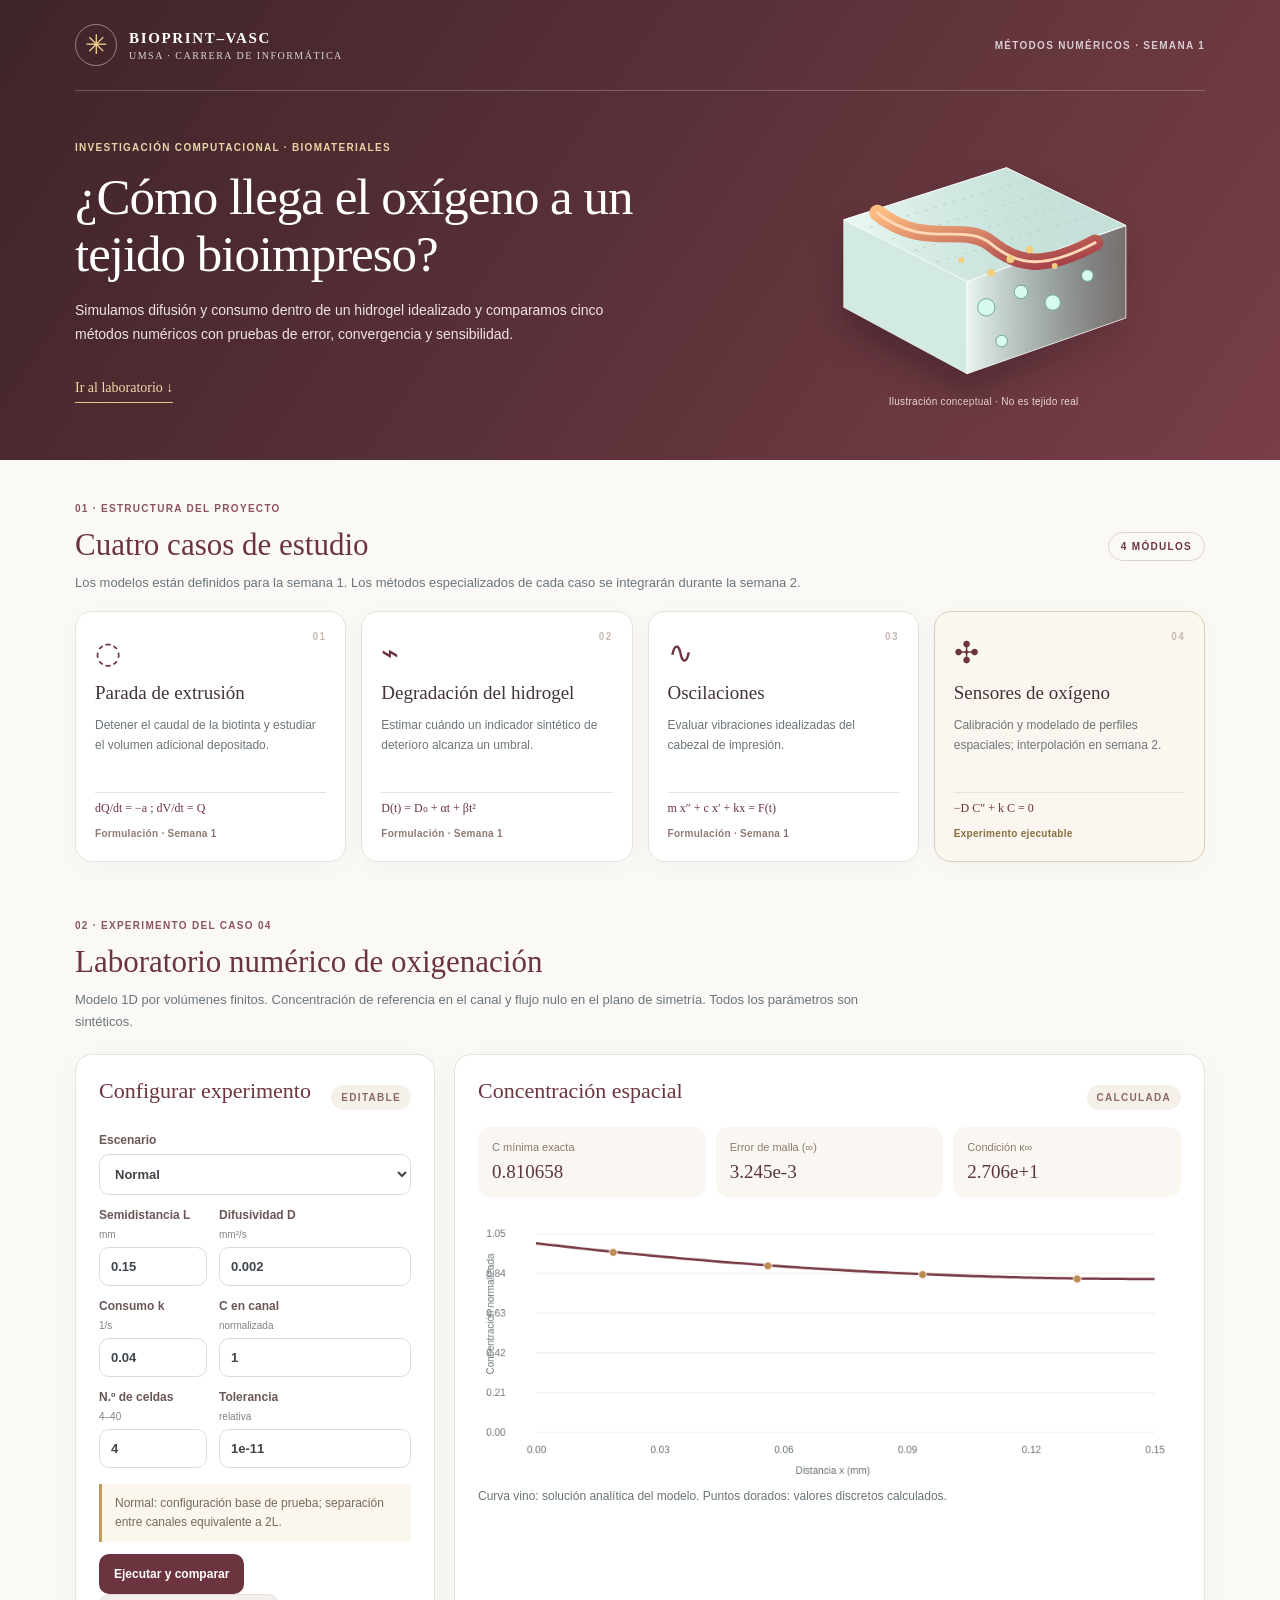
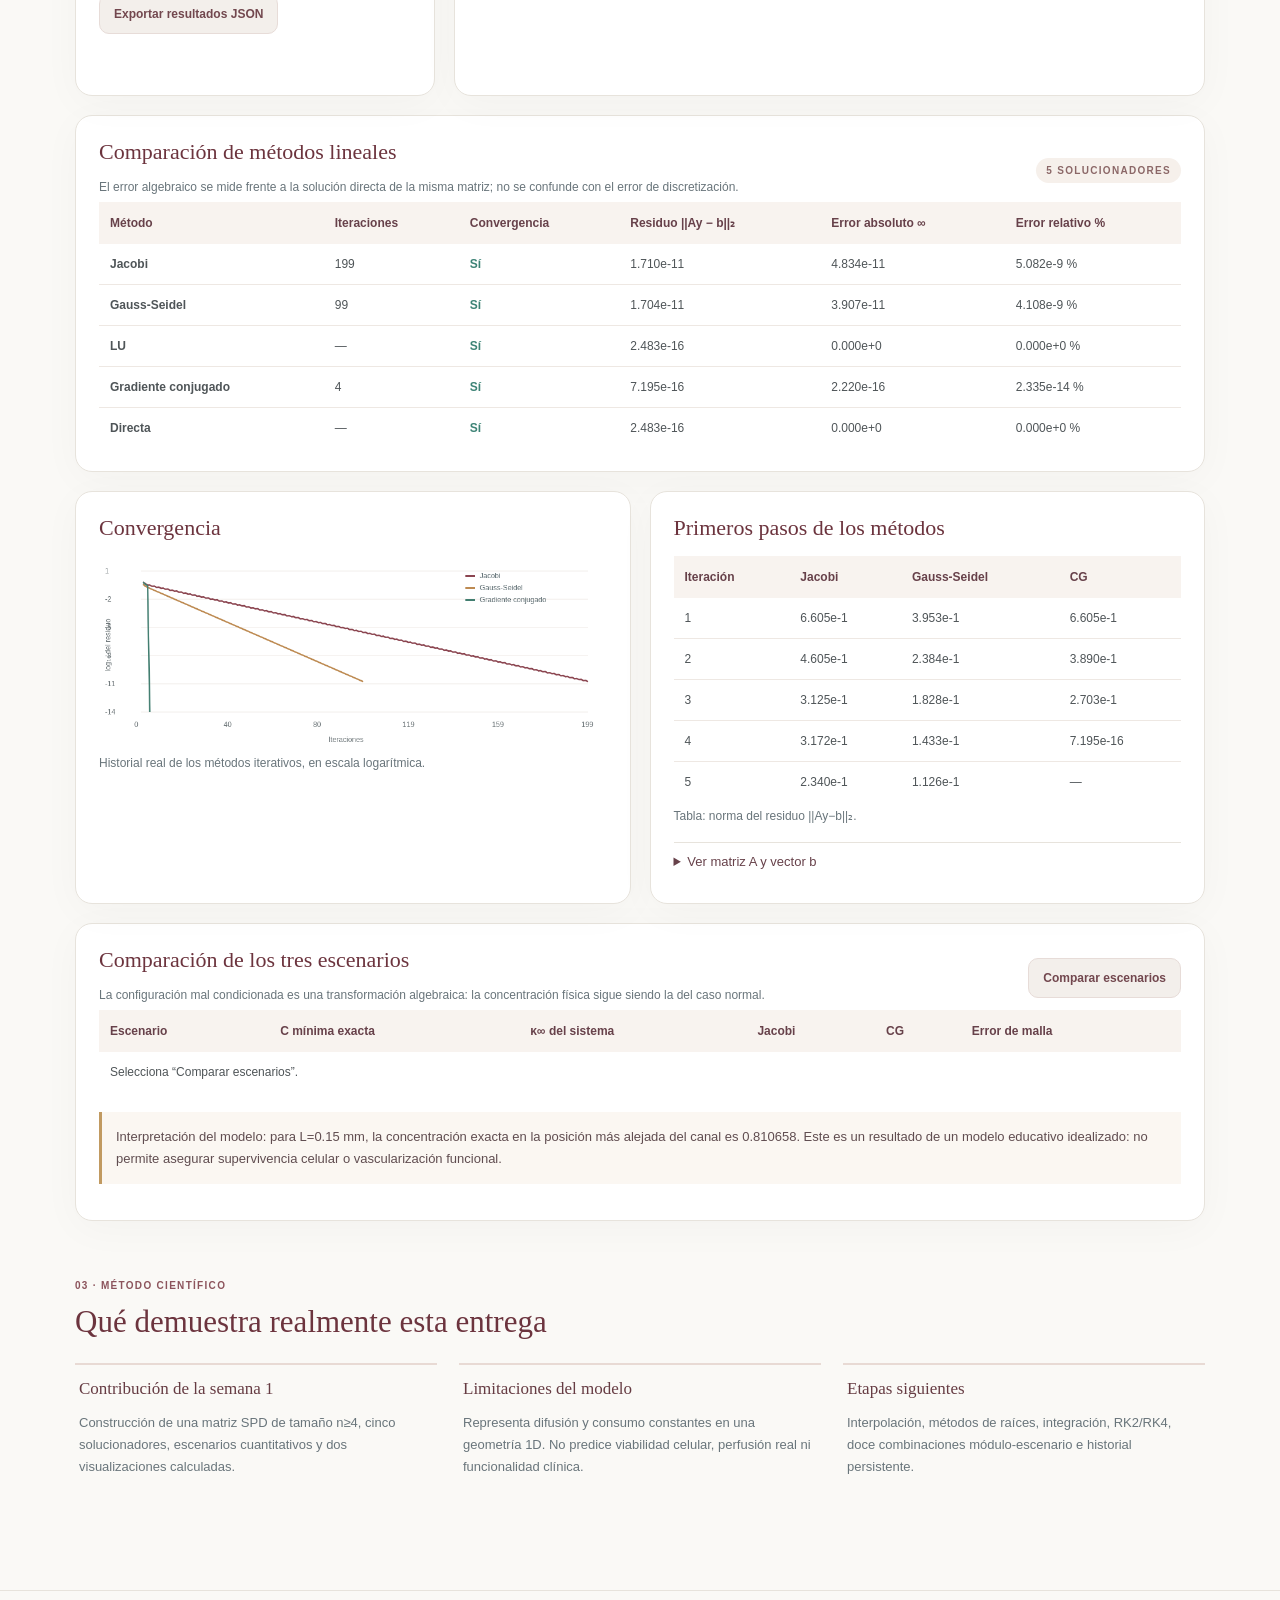
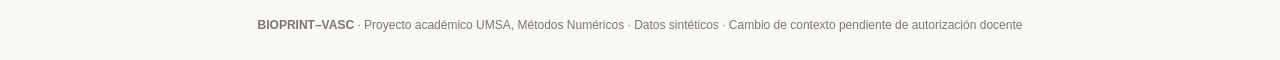
<file: index.html>
<!doctype html>
<html lang="es">
<head>
<meta charset="utf-8"/><meta name="viewport" content="width=device-width, initial-scale=1"/>
<title>BIOPRINT-VASC · Proyecto de Métodos Numéricos · UMSA</title>
<link rel="stylesheet" href="src/estilos.css"/>
</head>
<body>
<header class="site-top">
 <div class="topbar"><div class="brand"><div class="brand-logo">✳</div><div><strong>BIOPRINT–VASC</strong><small>UMSA · CARRERA DE INFORMÁTICA</small></div></div><span class="school">MÉTODOS NUMÉRICOS · SEMANA 1</span></div>
 <div class="hero"><div><span class="eyebrow">INVESTIGACIÓN COMPUTACIONAL · BIOMATERIALES</span><h1>¿Cómo llega el oxígeno a un tejido bioimpreso?</h1><p>Simulamos difusión y consumo dentro de un hidrogel idealizado y comparamos cinco métodos numéricos con pruebas de error, convergencia y sensibilidad.</p><a href="#laboratorio" class="hero-link">Ir al laboratorio ↓</a></div><div class="visual" aria-hidden="true"><svg viewBox="0 0 360 270" role="img"><defs><linearGradient id="gel" x1="0" x2="1"><stop stop-color="#ecf9f3" stop-opacity=".98"/><stop offset="1" stop-color="#95c7bb" stop-opacity=".4"/></linearGradient><linearGradient id="channel" x1="0" y1="0" x2="1" y2="1"><stop stop-color="#ffbc80"/><stop offset="1" stop-color="#a13a45"/></linearGradient></defs><path d="M35 89L204 35L328 95L163 153Z" fill="#e7f1ef" stroke="#fff" stroke-opacity=".65"/><path d="M35 89L163 153V249L35 180Z" fill="#d2eae2" stroke="#fff" stroke-opacity=".7"/><path d="M163 153L328 95V191L163 249Z" fill="url(#gel)" stroke="#fff" stroke-opacity=".8"/><path d="M35 89L204 35L328 95L163 153Z" fill="url(#gel)" stroke="#fff" stroke-opacity=".8"/><path d="M62 97L231 46M85 109L254 58M108 121L277 70M131 133L300 82" stroke="#b7cfc3" stroke-dasharray="3 7"/><path d="M70 82C119 121 160 91 188 114S243 141 296 113" fill="none" stroke="url(#channel)" stroke-width="17" stroke-linecap="round"/><path d="M70 82C119 121 160 91 188 114S243 141 296 113" fill="none" stroke="#ffd8b6" stroke-width="3" stroke-linecap="round"/><g fill="#d7faf1" stroke="#67a895"><circle cx="183" cy="180" r="9"/><circle cx="219" cy="164" r="7"/><circle cx="252" cy="175" r="8"/><circle cx="199" cy="215" r="6"/><circle cx="288" cy="147" r="6"/></g><g fill="#f2cf7f"><circle cx="188" cy="144" r="4"/><circle cx="208" cy="130" r="4"/><circle cx="228" cy="120" r="4"/><circle cx="254" cy="137" r="3"/><circle cx="157" cy="131" r="3"/></g></svg><span>Ilustración conceptual · No es tejido real</span></div></div>
</header>
<main>
<section class="intro"><div><span class="section-kicker">01 · ESTRUCTURA DEL PROYECTO</span><h2>Cuatro casos de estudio</h2><p>Los modelos están definidos para la semana 1. Los métodos especializados de cada caso se integrarán durante la semana 2.</p></div><span class="week-tag">4 MÓDULOS</span></section>
<section class="cards">
 <article class="module"><span class="module-n">01</span><div class="symbol">◌</div><h3>Parada de extrusión</h3><p>Detener el caudal de la biotinta y estudiar el volumen adicional depositado.</p><div class="formula">dQ/dt = −a ; dV/dt = Q</div><span class="module-tag">Formulación · Semana 1</span></article>
 <article class="module"><span class="module-n">02</span><div class="symbol">⌁</div><h3>Degradación del hidrogel</h3><p>Estimar cuándo un indicador sintético de deterioro alcanza un umbral.</p><div class="formula">D(t) = D₀ + αt + βt²</div><span class="module-tag">Formulación · Semana 1</span></article>
 <article class="module"><span class="module-n">03</span><div class="symbol">∿</div><h3>Oscilaciones</h3><p>Evaluar vibraciones idealizadas del cabezal de impresión.</p><div class="formula">m x″ + c x′ + kx = F(t)</div><span class="module-tag">Formulación · Semana 1</span></article>
 <article class="module active"><span class="module-n">04</span><div class="symbol">✣</div><h3>Sensores de oxígeno</h3><p>Calibración y modelado de perfiles espaciales; interpolación en semana 2.</p><div class="formula">−D C″ + k C = 0</div><span class="module-tag active-tag">Experimento ejecutable</span></article>
</section>
<section class="lab-heading" id="laboratorio"><span class="section-kicker">02 · EXPERIMENTO DEL CASO 04</span><h2>Laboratorio numérico de oxigenación</h2><p>Modelo 1D por volúmenes finitos. Concentración de referencia en el canal y flujo nulo en el plano de simetría. Todos los parámetros son sintéticos.</p></section>
<section class="lab-grid">
 <section class="panel controls"><div class="panel-top"><h3>Configurar experimento</h3><span class="mini-status">EDITABLE</span></div>
 <div class="input-grid"><label class="field full">Escenario<select id="scenario"><option value="NORMAL">Normal</option><option value="ESTRES">Estrés</option><option value="MAL_CONDICIONADO">Mal condicionado</option></select></label>
 <label class="field">Semidistancia L <small>mm</small><input id="L" type="number" min="0.05" max="1" step="0.01" value="0.15"></label>
 <label class="field">Difusividad D <small>mm²/s</small><input id="D" type="number" min="0.00001" max="0.1" step="0.0001" value="0.002"></label>
 <label class="field">Consumo k <small>1/s</small><input id="k" type="number" min="0" max="1" step="0.005" value="0.04"></label>
 <label class="field">C en canal <small>normalizada</small><input id="C0" type="number" min="0.01" max="1" step="0.05" value="1"></label>
 <label class="field">N.º de celdas <small>4–40</small><input id="N" type="number" min="4" max="40" step="1" value="4"></label>
 <label class="field">Tolerancia <small>relativa</small><input id="tol" type="number" min="0.0000000000001" max="0.0001" step="any" value="1e-11"></label></div>
 <p class="help" id="sceneHint">Normal: configuración base de prueba; separación entre canales equivalente a 2L.</p>
 <button id="calculate" class="primary">Ejecutar y comparar</button><button id="export" class="secondary">Exportar resultados JSON</button><p class="validation" id="errorMessage" role="alert"></p>
 </section>
 <section class="panel result"><div class="panel-top"><h3>Concentración espacial</h3><span class="mini-status">CALCULADA</span></div><div class="metrics"><div><small>C mínima exacta</small><strong id="cmin">—</strong></div><div><small>Error de malla (∞)</small><strong id="meshError">—</strong></div><div><small>Condición κ∞</small><strong id="condition">—</strong></div></div>
 <canvas id="profileChart" width="850" height="320" role="img" aria-label="Curva exacta de concentración y puntos discretos"></canvas><p class="chart-info">Curva vino: solución analítica del modelo. Puntos dorados: valores discretos calculados.</p></section>
</section>
<section class="panel wide"><div class="panel-top"><div><h3>Comparación de métodos lineales</h3><p class="sub">El error algebraico se mide frente a la solución directa de la misma matriz; no se confunde con el error de discretización.</p></div><span class="mini-status">5 SOLUCIONADORES</span></div>
<div class="table-scroll"><table><thead><tr><th>Método</th><th>Iteraciones</th><th>Convergencia</th><th>Residuo ||Ay − b||₂</th><th>Error absoluto ∞</th><th>Error relativo %</th></tr></thead><tbody id="methodRows"></tbody></table></div></section>
<section class="lower-grid"><section class="panel"><h3>Convergencia</h3><canvas id="errorChart" width="850" height="315" role="img" aria-label="Evolución de la norma del residuo por iteración"></canvas><p class="chart-info">Historial real de los métodos iterativos, en escala logarítmica.</p></section>
<section class="panel"><h3>Primeros pasos de los métodos</h3><div class="table-scroll"><table class="small-table"><thead><tr><th>Iteración</th><th>Jacobi</th><th>Gauss-Seidel</th><th>CG</th></tr></thead><tbody id="iterationRows"></tbody></table></div><p class="sub">Tabla: norma del residuo ||Ay−b||₂.</p><details><summary>Ver matriz A y vector b</summary><pre id="matrixPrint"></pre></details></section></section>
<section class="panel wide compare"><div class="panel-top"><div><h3>Comparación de los tres escenarios</h3><p class="sub">La configuración mal condicionada es una transformación algebraica: la concentración física sigue siendo la del caso normal.</p></div><button id="compare" class="secondary">Comparar escenarios</button></div><div class="table-scroll"><table><thead><tr><th>Escenario</th><th>C mínima exacta</th><th>κ∞ del sistema</th><th>Jacobi</th><th>CG</th><th>Error de malla</th></tr></thead><tbody id="compareRows"><tr><td colspan="6">Selecciona “Comparar escenarios”.</td></tr></tbody></table></div><p class="scientific" id="interpretation"></p></section>
<section class="method"><span class="section-kicker">03 · MÉTODO CIENTÍFICO</span><h2>Qué demuestra realmente esta entrega</h2><div class="method-grid"><div><strong>Contribución de la semana 1</strong><p>Construcción de una matriz SPD de tamaño n≥4, cinco solucionadores, escenarios cuantitativos y dos visualizaciones calculadas.</p></div><div><strong>Limitaciones del modelo</strong><p>Representa difusión y consumo constantes en una geometría 1D. No predice viabilidad celular, perfusión real ni funcionalidad clínica.</p></div><div><strong>Etapas siguientes</strong><p>Interpolación, métodos de raíces, integración, RK2/RK4, doce combinaciones módulo-escenario e historial persistente.</p></div></div></section>
</main>
<footer><strong>BIOPRINT–VASC</strong> · Proyecto académico UMSA, Métodos Numéricos · Datos sintéticos · Cambio de contexto pendiente de autorización docente</footer>
<script src="src/motor.js"></script><script src="src/app.js"></script>
</body></html>
</file>
<file: src/estilos.css>
:root{--wine:#6c343e;--wine2:#8c545c;--ink:#27323a;--muted:#69757b;--bg:#faf9f6;--cream:#f4efe8;--gold:#c19a61;--line:#e7e3dc;--white:#fff;--teal:#48847b}*{box-sizing:border-box}html{scroll-behavior:smooth}body{margin:0;color:var(--ink);background:var(--bg);font-family:Georgia,'Times New Roman',serif;font-size:15px}button,input,select{font:inherit}button{cursor:pointer}header{background:linear-gradient(124deg,#3e2429,#783e48);color:#fff}main{max-width:1180px;margin:0 auto;padding:35px 25px 70px}.site-top{padding:0 max(25px,calc((100vw - 1130px)/2)) 40px}.topbar{display:flex;align-items:center;justify-content:space-between;padding:24px 0;border-bottom:1px solid #ffffff39;gap:15px}.brand{display:flex;align-items:center;gap:12px}.brand-logo{width:42px;height:42px;display:grid;place-items:center;font-size:27px;border:1px solid #ffffff6b;border-radius:50%;color:#f0cf8d}.brand strong{display:block;letter-spacing:.11em;font-size:15px}.brand small{display:block;font-size:10px;letter-spacing:.15em;opacity:.8;margin-top:3px}.school,.eyebrow,.section-kicker,.week-tag,.mini-status,.module-n,.module-tag{font-family:Arial,sans-serif;font-size:10px;font-weight:700;letter-spacing:.13em}.school{opacity:.75}.hero{display:grid;grid-template-columns:1.25fr .85fr;align-items:center;gap:36px;padding:42px 0 12px}.eyebrow{color:#ead5aa}.hero h1{font-size:clamp(31px,4.3vw,51px);line-height:1.1;letter-spacing:-.02em;margin:14px 0 16px;font-weight:normal}.hero p{font-family:Arial,sans-serif;font-size:14px;line-height:1.75;color:#f1e3e3;max-width:560px}.hero-link{display:inline-block;color:#f2d8aa;border-bottom:1px solid #e1c58a;text-decoration:none;padding:6px 0;margin-top:13px;font-size:14px}.visual{position:relative;min-height:275px;display:grid;place-items:center}.visual svg{width:100%;max-height:260px;filter:drop-shadow(0 20px 15px #14090a45)}.visual span{font-size:10px;color:#edd8d8;font-family:Arial,sans-serif;letter-spacing:.03em}.intro{display:flex;justify-content:space-between;gap:15px;align-items:center;margin:4px 0 17px}.section-kicker{color:var(--wine2)}h2{font-weight:normal;font-size:31px;line-height:1.22;margin:10px 0 8px;color:var(--wine)}.intro p,.lab-heading p{font-family:Arial,sans-serif;font-size:13px;color:var(--muted);line-height:1.7;margin:0;max-width:800px}.week-tag{padding:8px 12px;color:var(--wine);border:1px solid #e2d2cc;border-radius:50px;white-space:nowrap}.cards{display:grid;grid-template-columns:repeat(4,1fr);gap:15px}.module{background:#fff;padding:23px 19px 20px;border:1px solid var(--line);border-radius:17px;position:relative;min-height:247px;box-shadow:0 5px 30px #4b2f3208}.module.active{background:#fbf6ef;border-color:#dccbb8}.module-n{position:absolute;right:19px;top:19px;color:#c7b8b2}.symbol{font-family:Georgia,serif;font-size:30px;color:var(--wine);height:36px}.module h3{color:#443438;font-size:19px;font-weight:normal;margin:11px 0}.module p{font:12px/1.65 Arial,sans-serif;color:#6c7579;min-height:64px}.formula{font:12px 'Times New Roman',serif;padding:8px 0;color:var(--wine);border-top:1px solid var(--line)}.module-tag{color:#8f7973;letter-spacing:.03em}.active-tag{color:#87703e}.lab-heading{margin:54px 0 21px}.lab-grid{display:grid;grid-template-columns:360px 1fr;gap:19px}.panel{background:#fff;border:1px solid var(--line);border-radius:17px;padding:23px;box-shadow:0 8px 40px #27181708;min-width:0}.panel h3{margin:0 0 13px;color:var(--wine);font-weight:normal;font-size:22px}.panel-top{display:flex;justify-content:space-between;align-items:center;gap:14px}.mini-status{border-radius:20px;background:#f6f0eb;padding:7px 10px;color:#8b6767;white-space:nowrap}.input-grid{display:grid;grid-template-columns:1fr 1fr;gap:13px 12px;margin:16px 0}.field{display:flex;flex-direction:column;font:600 12px Arial,sans-serif;color:#6b5756;gap:7px}.field small{font-size:10px;color:#88817c;font-weight:400}.field.full{grid-column:span 2}.field input,.field select{padding:11px;border-radius:10px;border:1px solid #dedbd3;background:#fff;color:#3f454b;font-size:13px;min-width:0}.field input:focus,.field select:focus{outline:2px solid #cbb2ab}.help{padding:10px 13px;border-left:3px solid var(--gold);background:#fbf7ef;color:#766958;font:12px/1.6 Arial,sans-serif}.primary,.secondary{border-radius:10px;padding:12px 14px;border:1px solid transparent;font:600 12px Arial,sans-serif}.primary{background:var(--wine);color:#fff;margin-right:7px}.secondary{background:#f3efeb;color:#72474e;border:1px solid #e7dcd8}.primary:hover{background:#804450}.secondary:hover{background:#e8ded9}.validation{font:12px Arial,sans-serif;color:#a52a31;min-height:14px}.metrics{display:grid;grid-template-columns:repeat(3,1fr);gap:10px;margin:10px 0 16px}.metrics div{background:#faf7f2;border-radius:12px;padding:14px;min-width:0}.metrics small{display:block;font:11px Arial,sans-serif;color:#8a7971}.metrics strong{font-size:19px;color:#5b353d;display:block;margin-top:8px;overflow-wrap:anywhere;font-weight:normal;font-variant-numeric:tabular-nums}canvas{width:100%;height:auto;background:white;border-radius:10px}.chart-info,.sub{font:12px/1.6 Arial,sans-serif;color:var(--muted);margin:5px 0}.wide{margin-top:19px}.table-scroll{overflow-x:auto}table{border-collapse:collapse;width:100%;font:12px/1.5 Arial,sans-serif;min-width:590px}thead{background:#f8f3ef;color:#67414a}th{text-align:left;font-weight:700;padding:12px 11px;white-space:nowrap}td{padding:11px;border-bottom:1px solid #eee8e3;color:#4f5558;font-variant-numeric:tabular-nums}tr:last-child td{border-bottom:0}.good{color:#3d8376;font-weight:bold}.bad{color:#bc3944;font-weight:bold}.lower-grid{display:grid;grid-template-columns:1fr 1fr;gap:19px;margin-top:19px}.small-table{min-width:480px}.lower-grid .panel h3{margin-bottom:15px}details{padding:11px 0;font:13px Arial,sans-serif;color:#67414a;border-top:1px solid var(--line);margin-top:15px}summary{cursor:pointer}pre{color:#495b60;overflow:auto;background:#f9f8f5;padding:13px;border-radius:8px;font-size:12px}.scientific{font:13px/1.7 Arial,sans-serif;background:#fbf7f2;color:#604d50;padding:14px;margin-top:20px;border-left:3px solid var(--gold)}.compare .secondary{flex:none}.method{padding:55px 0 15px}.method-grid{display:grid;grid-template-columns:repeat(3,1fr);gap:22px;margin-top:22px}.method-grid>div{border-top:2px solid #e8dad4;padding:14px 4px}.method-grid strong{font-size:17px;color:#663c43;font-weight:normal}.method-grid p{font:13px/1.7 Arial,sans-serif;color:var(--muted)}footer{padding:24px;text-align:center;font:12px/1.7 Arial,sans-serif;color:#7a7670;border-top:1px solid var(--line)}@media(max-width:900px){.hero{grid-template-columns:1fr}.visual{max-width:450px}.lab-grid,.lower-grid{grid-template-columns:1fr}.cards{grid-template-columns:repeat(2,1fr)}.site-top{padding-left:22px;padding-right:22px}.school{display:none}}@media(max-width:560px){main{padding:24px 15px}.hero{padding:31px 0}.hero h1{font-size:32px}.cards{grid-template-columns:1fr}.intro{align-items:flex-start}.week-tag{display:none}.lab-heading{margin-top:40px}.metrics{grid-template-columns:1fr 1fr}.panel{padding:17px}.panel-top{align-items:flex-start;flex-wrap:wrap}.method-grid{grid-template-columns:1fr}h2{font-size:26px}}
</file>
